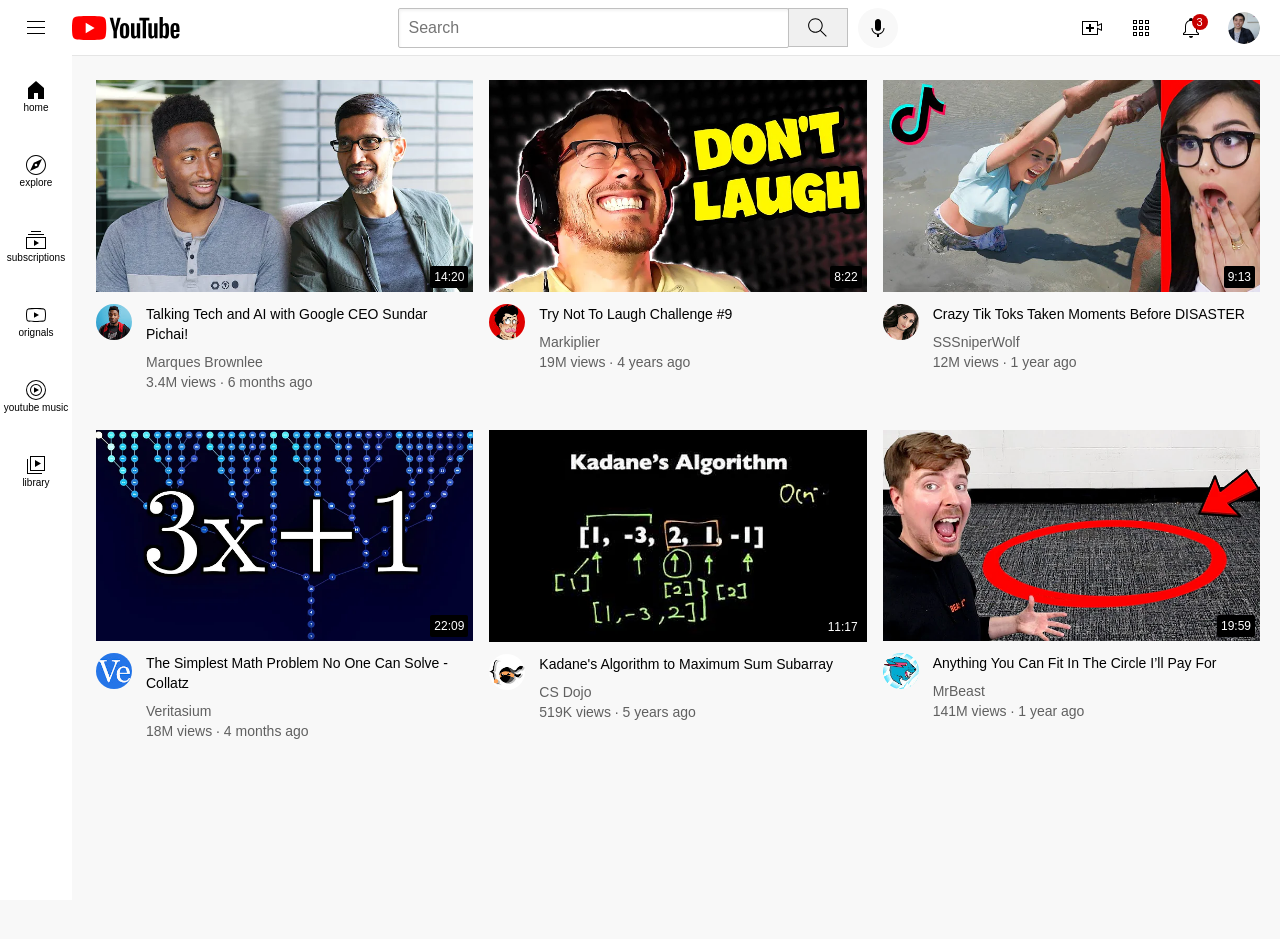
<file: index.html>
<!DOCTYPE html>
<html>
<head>
  <title>YouTube.com Clone</title>
  <link rel="stylesheet" href="styles/youtube.css">
  <link rel="stylesheet" href="styles/header.css">
  <link rel="stylesheet" href="styles/general.css">
  <link rel="stylesheet" href="styles/sidebar.css">
</head>

<body>
<div class="header">
  <div class="left-section">
    <img src="intro/icons/hamburger-menu.svg" class="hamburger-menu">
    <img src="intro/icons/youtube-logo.svg" class="youtube-logo">
  </div>
  <div class="middle-section">
  <input class="search-bar" type="text" placeholder="Search">
  <button class="search-button">
    <img class="search-icon" src="intro/icons/search.svg">
    <div class="tool-tip">Search</div>
  </button>
  <button class="voice-search-button">
    <img class="voice-search-icon" src="intro/icons/voice-search-icon.svg">
    <div class="tool-tip">Search with your voice</div>
  </button>
  </div>
  <div class="right-section">
    <div class="upload-icon-container">
      <img class="upload-icon" src="intro/icons/upload.svg">
      <div class="tool-tip">Create</div>
    </div>
    <div class="youtube-apps-icon-cont">
      <img class="youtube-apps-icon" src="intro/icons/youtube-apps.svg">
      <div class="tool-tip">Youtube apps</div>
    </div>
    <div class="notifications-container">
      <img class="notifications-icon" src="intro/icons/notifications.svg">
      <div class="tool-tip">Notifications</div>
      <div class="notifications-count">3</div>
    </div>
    <img class="current-user-icon" src="intro/my-channel.jpeg">
  </div>
</div>

  <div class="sidebar">
    <div class="sidebar-link">
      <img src="intro/home.svg">
      <div>home</div>
    </div>
    <div class="sidebar-link">
      <img src="intro/explore.svg">
      <div>explore</div>
    </div>
    <div class="sidebar-link">
      <img src="intro/subscriptions.svg">
      <div>subscriptions</div>
    </div>
    <div class="sidebar-link">
      <img src="intro/originals.svg">
      <div>orignals</div>
    </div>
    <div class="sidebar-link">
      <img src="intro/youtube-music.svg">
      <div>youtube music</div>
    </div>
    <div class="sidebar-link">
      <img src="intro/library.svg">
      <div>library</div>
    </div>
  </div>

  <div class="video-grid">
    <div><a href="https://www.youtube.com/watch?v=n2RNcPRtAiY" class="video-link">
      <div class="video-preview">
      
      <div class="thumbnail-row">
        <div class="vide-time">
          14:20
        </div>
        <img class="thumbnail" src="intro/thumbnail-1.webp">
      </div></a>
      <a href="https://www.youtube.com/c/mkbhd"
        class="channel-link">
        <div class="video-info-grid">

        <div class="profile-pic">
          <div>
            <img class="channel-pic" src="intro/channel-1.jpeg">
            <div class="subscribers">
              <img class="channel-pic-tool" src="intro/channel-1.jpeg">
              <div class="profile-pic-tool">
                <p style="
                  font-weight: 600;
                  padding-left: 12px;
                  ">Marques Brownlee</p>
                <p style="
                font-size:13px;
                padding-left: 24px;
                font-weight: 500;
                color: gray;
                ">15M subscribers</p>
              </div>
            </div>
          </div>
        </div>
      </a>
      

        <div class="video-info">
          <a href="https://www.youtube.com/watch?v=n2RNcPRtAiY" class="video-link">
            <p class="video-title">
            Talking Tech and AI with Google CEO Sundar Pichai!
          </p>
          </a>
          <a href="https://www.youtube.com/c/mkbhd" class="channel-link">
            <p class="video-author">
            Marques Brownlee
          </p>
          </a>
          
          <p class="video-stats">
            3.4M views &#183; 6 months ago
          </p>

        </div>

      </div>

    </div>
    </div>
    
    <div class="video-preview">

      <div class="thumbnail-row">
        <div class="vide-time">
          8:22
        </div>
        <img class="thumbnail" src="intro/thumbnail-2.webp">
      </div>

      <div class="video-info-grid">

        <div class="profile-pic">
          <img class="channel-pic" src="intro/channel-2.jpeg">
        </div>

        <div class="video-info">

          <p class="video-title">
            Try Not To Laugh Challenge #9
          </p>

          <p class="video-author">
            Markiplier
          </p>

          <p class="video-stats">
            19M views &#183; 4 years ago
          </p>

        </div>

      </div>

    </div>
    <div class="video-preview">

      <div class="thumbnail-row">
        <div class="vide-time">
          9:13
        </div>
        <img class="thumbnail" src="intro/thumbnail-3.webp">
      </div>

      <div class="video-info-grid">

        <div class="profile-pic">
          <img class="channel-pic" src="intro/channel-3.jpeg">
        </div>

        <div class="video-info">

          <p class="video-title">
            Crazy Tik Toks Taken Moments Before DISASTER
          </p>

          <p class="video-author">
            SSSniperWolf
          </p>

          <p class="video-stats">
            12M views · 1 year ago
          </p>

        </div>

      </div>

    </div>
    <div class="video-preview">

      <div class="thumbnail-row">
        <div class="vide-time">
          22:09
        </div>
        <img class="thumbnail" src="intro/thumbnail-4.webp">
      </div>

      <div class="video-info-grid">

        <div class="profile-pic">
          <img class="channel-pic" src="intro/channel-4.jpeg">
        </div>

        <div class="video-info">

          <p class="video-title">
            The Simplest Math Problem No One Can Solve - Collatz
          </p>

          <p class="video-author">
            Veritasium
          </p>

          <p class="video-stats">
            18M views · 4 months ago
          </p>

        </div>

      </div>

    </div>

    <div class="video-preview">

      <div class="thumbnail-row">
        <div class="vide-time">
          11:17
        </div>
        <img class="thumbnail" src="intro/thumbnail-5.webp">
      </div>

      <div class="video-info-grid">

        <div class="profile-pic">
          <img class="channel-pic" src="intro/channel-5.jpeg">
        </div>

        <div class="video-info">

          <p class="video-title">
            Kadane's Algorithm to Maximum Sum Subarray
          </p>

          <p class="video-author">
            CS Dojo
          </p>

          <p class="video-stats">
            519K views · 5 years ago
          </p>

        </div>

      </div>

    </div>
    <div class="video-preview">

      <div class="thumbnail-row">
        <div class="vide-time">
          19:59
        </div>
        <img class="thumbnail" src="intro/thumbnail-6.webp">
      </div>

      <div class="video-info-grid">

        <div class="profile-pic">
          <img class="channel-pic" src="intro/channel-6.jpeg">
        </div>

        <div class="video-info">

          <p class="video-title">
            Anything You Can Fit In The Circle I’ll Pay For
          </p>

          <p class="video-author">
            MrBeast
          </p>

          <p class="video-stats">
            141M views · 1 year ago
          </p>

        </div>

      </div>

    </div>

  </div>

</body>
</html>
</file>
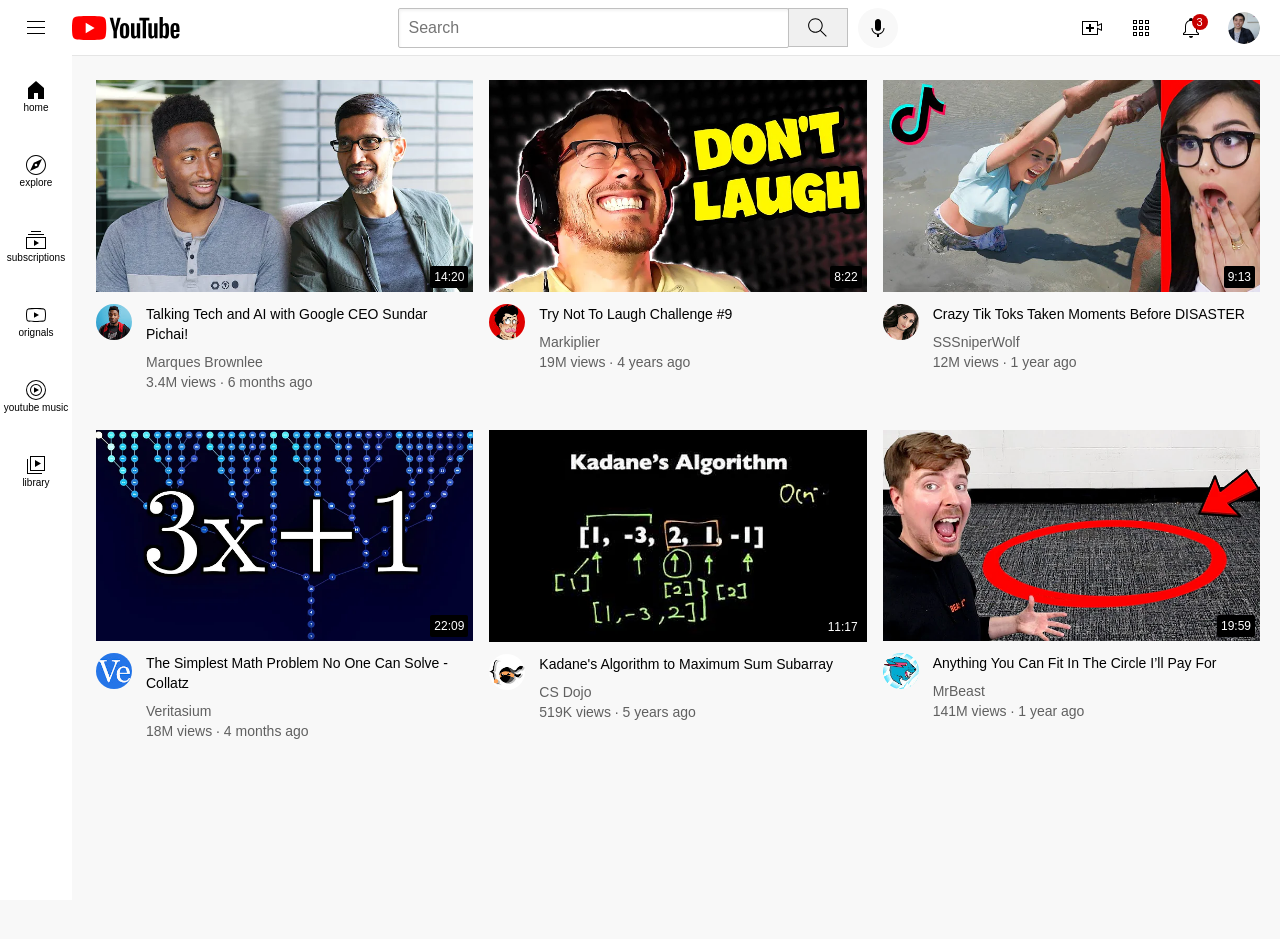
<file: youtube.html>
<!DOCTYPE html>
<html>
<head>
  <title>YouTube.com Clone</title>
  <link rel="stylesheet" href="styles/youtube.css">
  <link rel="stylesheet" href="styles/header.css">
  <link rel="stylesheet" href="styles/general.css">
  <link rel="stylesheet" href="styles/sidebar.css">
</head>

<body>
<div class="header">
  <div class="left-section">
    <img src="intro/icons/hamburger-menu.svg" class="hamburger-menu">
    <img src="intro/icons/youtube-logo.svg" class="youtube-logo">
  </div>
  <div class="middle-section">
  <input class="search-bar" type="text" placeholder="Search">
  <button class="search-button">
    <img class="search-icon" src="intro/icons/search.svg">
    <div class="tool-tip">Search</div>
  </button>
  <button class="voice-search-button">
    <img class="voice-search-icon" src="intro/icons/voice-search-icon.svg">
    <div class="tool-tip">Search with your voice</div>
  </button>
  </div>
  <div class="right-section">
    <div class="upload-icon-container">
      <img class="upload-icon" src="intro/icons/upload.svg">
      <div class="tool-tip">Create</div>
    </div>
    <div class="youtube-apps-icon-cont">
      <img class="youtube-apps-icon" src="intro/icons/youtube-apps.svg">
      <div class="tool-tip">Youtube apps</div>
    </div>
    <div class="notifications-container">
      <img class="notifications-icon" src="intro/icons/notifications.svg">
      <div class="tool-tip">Notifications</div>
      <div class="notifications-count">3</div>
    </div>
    <img class="current-user-icon" src="intro/my-channel.jpeg">
  </div>
</div>

  <div class="sidebar">
    <div class="sidebar-link">
      <img src="intro/home.svg">
      <div>home</div>
    </div>
    <div class="sidebar-link">
      <img src="intro/explore.svg">
      <div>explore</div>
    </div>
    <div class="sidebar-link">
      <img src="intro/subscriptions.svg">
      <div>subscriptions</div>
    </div>
    <div class="sidebar-link">
      <img src="intro/originals.svg">
      <div>orignals</div>
    </div>
    <div class="sidebar-link">
      <img src="intro/youtube-music.svg">
      <div>youtube music</div>
    </div>
    <div class="sidebar-link">
      <img src="intro/library.svg">
      <div>library</div>
    </div>
  </div>

  <div class="video-grid">
    <div><a href="https://www.youtube.com/watch?v=n2RNcPRtAiY" class="video-link">
      <div class="video-preview">
      
      <div class="thumbnail-row">
        <div class="vide-time">
          14:20
        </div>
        <img class="thumbnail" src="intro/thumbnail-1.webp">
      </div></a>
      <a href="https://www.youtube.com/c/mkbhd"
        class="channel-link">
        <div class="video-info-grid">

        <div class="profile-pic">
          <div>
            <img class="channel-pic" src="intro/channel-1.jpeg">
            <div class="subscribers">
              <img class="channel-pic-tool" src="intro/channel-1.jpeg">
              <div class="profile-pic-tool">
                <p style="
                  font-weight: 600;
                  padding-left: 12px;
                  ">Marques Brownlee</p>
                <p style="
                font-size:13px;
                padding-left: 24px;
                font-weight: 500;
                color: gray;
                ">15M subscribers</p>
              </div>
            </div>
          </div>
        </div>
      </a>
      

        <div class="video-info">
          <a href="https://www.youtube.com/watch?v=n2RNcPRtAiY" class="video-link">
            <p class="video-title">
            Talking Tech and AI with Google CEO Sundar Pichai!
          </p>
          </a>
          <a href="https://www.youtube.com/c/mkbhd" class="channel-link">
            <p class="video-author">
            Marques Brownlee
          </p>
          </a>
          
          <p class="video-stats">
            3.4M views &#183; 6 months ago
          </p>

        </div>

      </div>

    </div>
    </div>
    
    <div class="video-preview">

      <div class="thumbnail-row">
        <div class="vide-time">
          8:22
        </div>
        <img class="thumbnail" src="intro/thumbnail-2.webp">
      </div>

      <div class="video-info-grid">

        <div class="profile-pic">
          <img class="channel-pic" src="intro/channel-2.jpeg">
        </div>

        <div class="video-info">

          <p class="video-title">
            Try Not To Laugh Challenge #9
          </p>

          <p class="video-author">
            Markiplier
          </p>

          <p class="video-stats">
            19M views &#183; 4 years ago
          </p>

        </div>

      </div>

    </div>
    <div class="video-preview">

      <div class="thumbnail-row">
        <div class="vide-time">
          9:13
        </div>
        <img class="thumbnail" src="intro/thumbnail-3.webp">
      </div>

      <div class="video-info-grid">

        <div class="profile-pic">
          <img class="channel-pic" src="intro/channel-3.jpeg">
        </div>

        <div class="video-info">

          <p class="video-title">
            Crazy Tik Toks Taken Moments Before DISASTER
          </p>

          <p class="video-author">
            SSSniperWolf
          </p>

          <p class="video-stats">
            12M views · 1 year ago
          </p>

        </div>

      </div>

    </div>
    <div class="video-preview">

      <div class="thumbnail-row">
        <div class="vide-time">
          22:09
        </div>
        <img class="thumbnail" src="intro/thumbnail-4.webp">
      </div>

      <div class="video-info-grid">

        <div class="profile-pic">
          <img class="channel-pic" src="intro/channel-4.jpeg">
        </div>

        <div class="video-info">

          <p class="video-title">
            The Simplest Math Problem No One Can Solve - Collatz
          </p>

          <p class="video-author">
            Veritasium
          </p>

          <p class="video-stats">
            18M views · 4 months ago
          </p>

        </div>

      </div>

    </div>

    <div class="video-preview">

      <div class="thumbnail-row">
        <div class="vide-time">
          11:17
        </div>
        <img class="thumbnail" src="intro/thumbnail-5.webp">
      </div>

      <div class="video-info-grid">

        <div class="profile-pic">
          <img class="channel-pic" src="intro/channel-5.jpeg">
        </div>

        <div class="video-info">

          <p class="video-title">
            Kadane's Algorithm to Maximum Sum Subarray
          </p>

          <p class="video-author">
            CS Dojo
          </p>

          <p class="video-stats">
            519K views · 5 years ago
          </p>

        </div>

      </div>

    </div>
    <div class="video-preview">

      <div class="thumbnail-row">
        <div class="vide-time">
          19:59
        </div>
        <img class="thumbnail" src="intro/thumbnail-6.webp">
      </div>

      <div class="video-info-grid">

        <div class="profile-pic">
          <img class="channel-pic" src="intro/channel-6.jpeg">
        </div>

        <div class="video-info">

          <p class="video-title">
            Anything You Can Fit In The Circle I’ll Pay For
          </p>

          <p class="video-author">
            MrBeast
          </p>

          <p class="video-stats">
            141M views · 1 year ago
          </p>

        </div>

      </div>

    </div>

  </div>

</body>
</html>
</file>
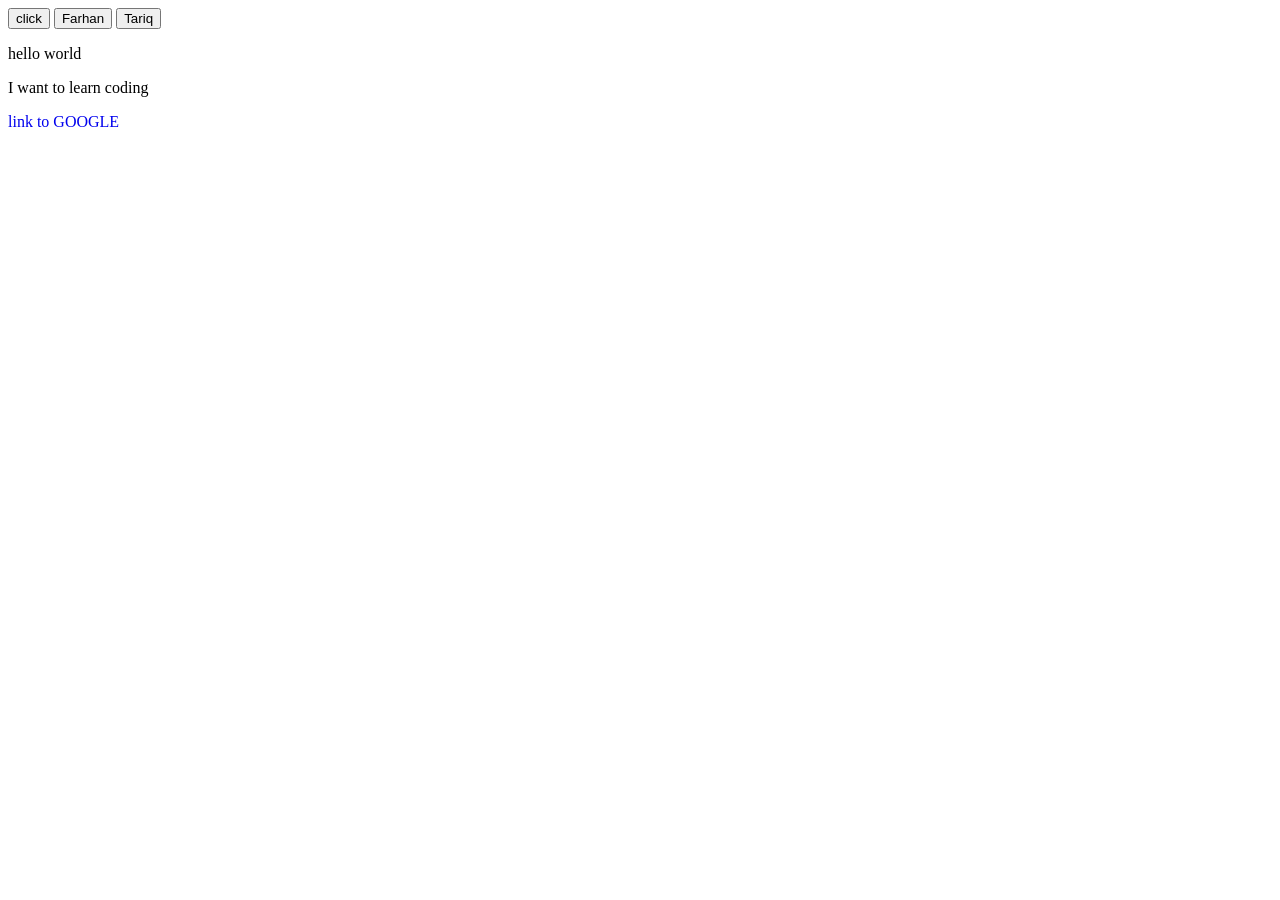
<file: intro/website.html>
<!DOCTYPE html>
<html>
  <head>
    <title>
      first website
    </title>
  </head>
  <body>
    <button>
  click
</button>

<button>
  Farhan
</button>

<button>
  Tariq
</button>

<p>
  hello world
</p>

<p>
  I want to learn coding
</p>

<a href="https://www.google.com/"
target="blank" 
style="text-decoration: none;">
  link to GOOGLE
</a>
  </body>
</html>
</file>
<file: styles/youtube.css>
.thumbnail{
      width: 100%;
    }

    

    .video-grid{
      display: grid;
      grid-template-columns: 1fr 1fr 1fr;
      column-gap: 16px;
      row-gap: 40px;
    }
    


    .video-info-grid{
      display: grid;
      grid-template-columns: 50px 1fr;
    }


    .channel-pic{
      width: 36px;
      border-radius: 50%;
    }


    .video-title{
      font-size: 14px;
      font-weight:500;
      line-height: 20px;
      margin-bottom: 10px;
    }
    
    .thumbnail-row{
      margin-bottom: 8px;
      position: relative;
    }

    .video-author,
    .video-stats{
      font-size: 14px;
      color: rgb(96, 96, 96);
    }

    .video-author{
      margin-bottom: 4px;
    }

    .vide-time{
      background-color: black;
      color: white;
      position: absolute;
      bottom: 8px;
      right: 5px;
      font-family: Roboto,Arial;
      font-size: 12px;
      font-weight: 500;
      padding-left: 4px;
      padding-right: 4px;
      padding-top: 4px;
      padding-bottom: 4px;
      border-radius: 2px;
    }

    .video-link,
    .channel-link{
      text-decoration: none;
      color: inherit;
    }

    .profile-pic{
      position: relative;
      
    }

    .subscribers{
      position: absolute;
      background-color: white;
      height: 50px;
      width: 250px;
      padding-top: 13px;
      border-radius: 4px;
      opacity: 0;
      pointer-events: none;
      transition: opacity 0.15s;
    }

    .profile-pic:hover .subscribers{
      opacity:1;
      box-shadow: 5px 5px 5px rgba(0,0,0,0.15);
    }

    .profile-pic-tool{
      display:  inline-block;
      font-family: Roboto, Arial;
    }

    .channel-pic-tool{
      width: 36px;
      border-radius: 18px;
      display: inline-block;
    }
</file>
<file: styles/header.css>
.header{
  height:55px;
  background-color:white;
  border-bottom-width: 1px;
  border-bottom-style: solid;
  border-bottom-color: rgb(229, 229, 229);
  display:flex;
  flex-direction:row;
  justify-content:space-between;
  position:fixed;
  top:0;
  left:0;
  right:0;
  z-index: 100;
}

.left-section{
  display: flex;
  align-items: center;
}

.hamburger-menu{
  height: 24px;
  margin-left:24px;
  margin-right:24px;
}

.youtube-logo{
  height: 24px;
}

.middle-section{
  flex:1;
  margin-left:70px;
  margin-right:35px;
  max-width:500px;
  display: flex;
  align-items:center;
}

.search-bar{
  flex: 1;
  height: 36px;
  padding-left: 10px;
  font-size: 16px;
  border-width:1px;
  border-style: solid;
  border-color: rgb(192, 192, 192);
  border-radius: 2px;
  box-shadow: inset 1px 2px 3px rgba(0,0,0,0.05);
  width: 0;
}

.search-button .tool-tip,
.voice-search-button .tool-tip,
.upload-icon-container .tool-tip,
.youtube-apps-icon-cont .tool-tip,
.notifications-container .tool-tip{
  font-family: Roboto, Arial;
  position: absolute;
  background-color:gray;
  color: white;
  padding-top: 4px;
  padding-bottom: 4px;
  padding-left: 8px;
  padding-right: 8px;
  border-radius: 2px;
  font-size: 12px;
  bottom: -30px;
  opacity: 0;
  transition: opacity 0.15s;
  pointer-events: none;
  white-space: nowrap;
}

.search-button:hover .tool-tip,
.voice-search-button:hover .tool-tip,
.upload-icon-container:hover .tool-tip,
.youtube-apps-icon-cont:hover .tool-tip,
.notifications-container:hover .tool-tip{
  opacity: 1;
}

.search-icon{
  height: 25px;
}

.search-bar::placeholder{
  font-family :Roboto, Arial;
  font-size :16px;
}

.search-button{
  height: 39px;
  width: 60px;
  background-color:rgb(240, 240, 240);
  border-width: 1px;
  border-style: solid;
  border-color: rgb(192, 192, 192);
  margin-left: -1px;
  margin-right: 10px;
}

.voice-search-button{
  height: 40px;
  width:40px;
  border-radius:20px;
  border:none;
  background-color:rgb(248, 248, 248);
}

.voice-search-icon{
  height: 24px;
}

.search-button,
.voice-search-button,
.upload-icon-container,
.youtube-apps-icon-cont,
.notifications-container{ 
  display: flex;
  justify-content: center;
  align-items: center;
  position: relative;
}

.right-section{
  width:180px;
  margin-right: 20px;
  display: flex;
  align-items: center;
  justify-content:space-between;
  flex-shrink: 0;
}

.upload-icon{
  height: 24px;

}

.youtube-apps-icon{
  height: 24px;
}

.notifications-icon{
  height: 24px;
}

.notifications-container{
  position: relative;
}

.notifications-count{
  position: absolute;
  top: -2px;
  right: -5px;
  background-color:rgb(199, 0, 0);
  color: white;
  font-family: Roboto, Arial;
  font-size: 11px;
  padding-left: 5px;
  padding-right: 5px;
  padding-top: 2px;
  padding-bottom: 2px;
  border-radius: 10px;
}

.current-user-icon{
  height: 32px;
  border:none;
  border-radius:16px;
}
</file>
<file: styles/general.css>
p{
      font-family: Roboto, Arial;
      margin-top: 0;
      margin-bottom: 0;
    }

    body{
      margin:0;
      padding-top: 80px;
      padding-left: 96px;
      padding-right: 20px;
      margin-bottom: 200px;
      background-color: rgb(248,248,248)
    }
</file>
<file: styles/sidebar.css>
.sidebar{
  position: fixed;
  top: 55px;
  left: 0;
  bottom: 0;
  width: 72px;
  background-color: white;
  z-index: 200;
  padding-top: 5px;
  cursor: pointer;
}


.sidebar-link{
  height: 74px;
  margin-bottom: 1px;
  display: flex;
  justify-content: center;
  align-items: center;
  flex-direction: column;
}

.sidebar-link:hover{
  background-color: rgb(237, 237, 237);
}

.sidebar-link img{
  height: 24px;
}

.sidebar-link div{
  font-family: Roboto, Arial;
  font-size: 10px;
  margin-bottom: 4px;
}
</file>
